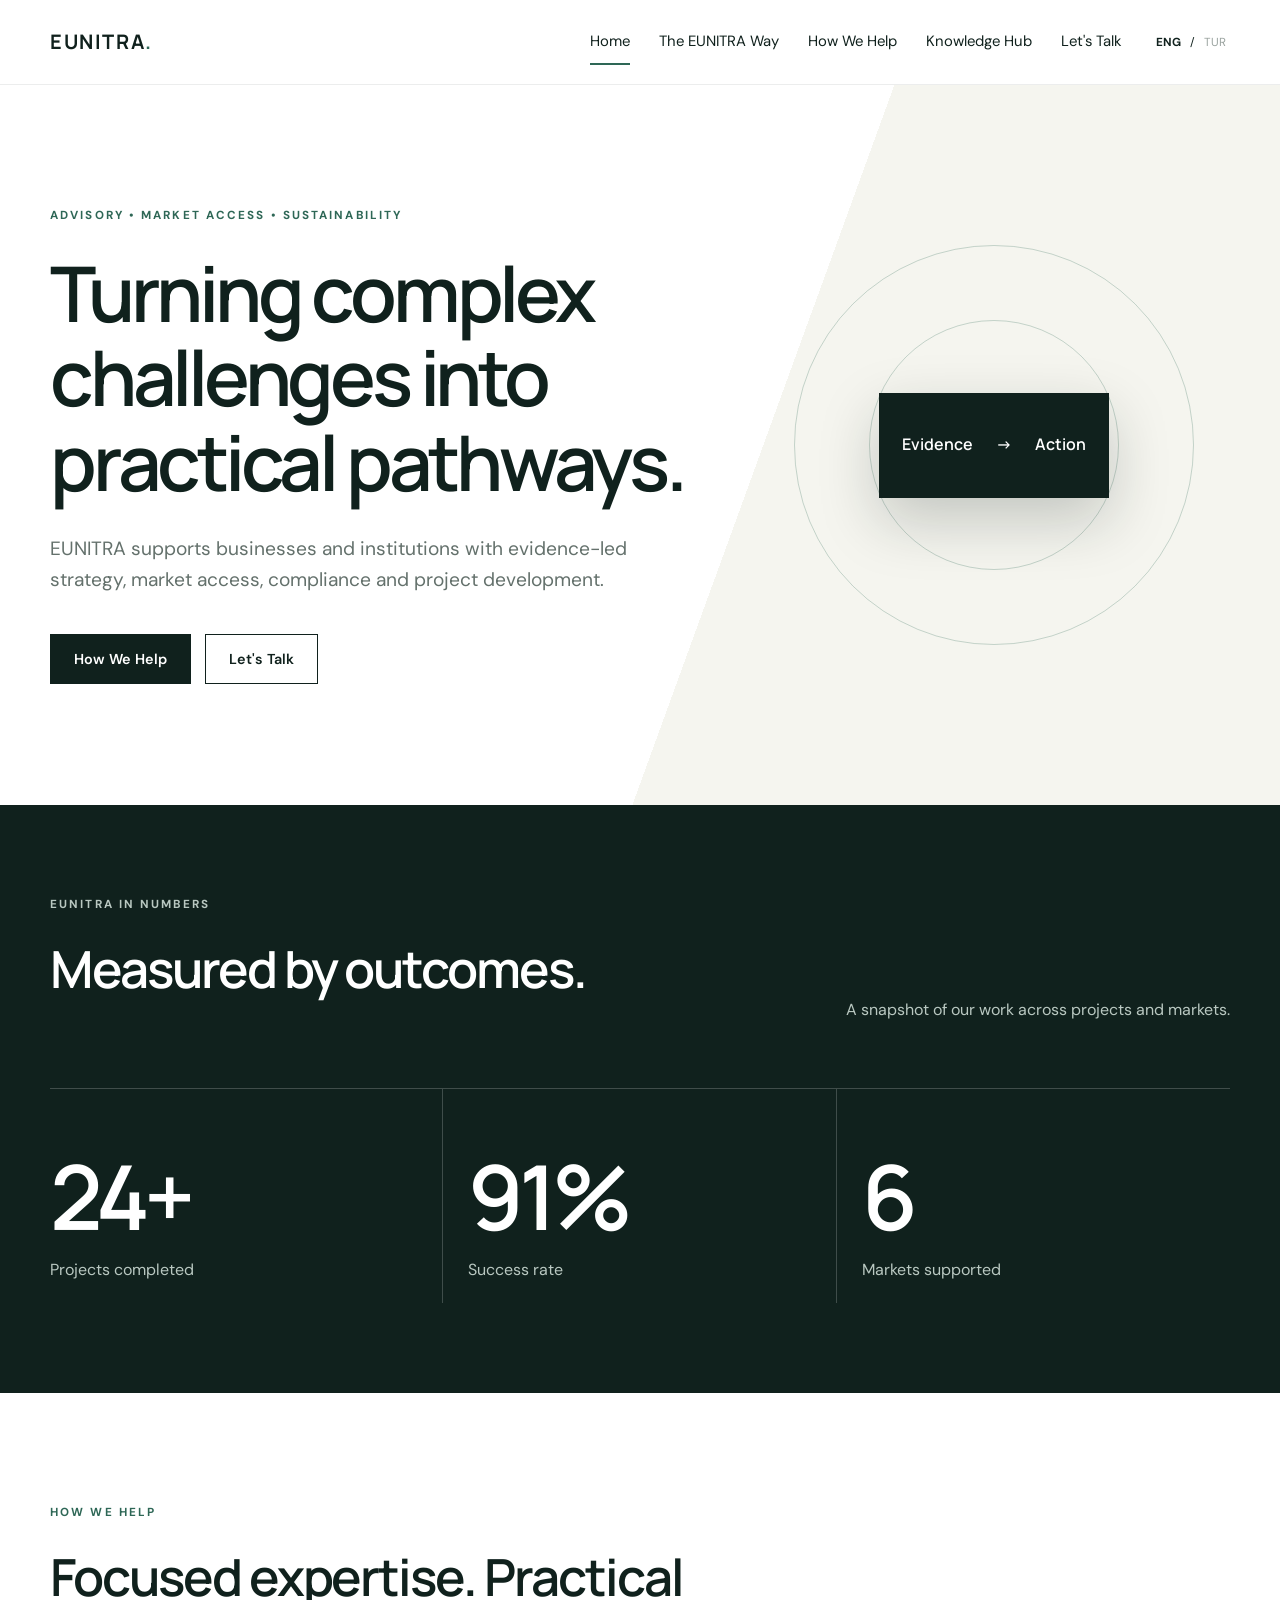
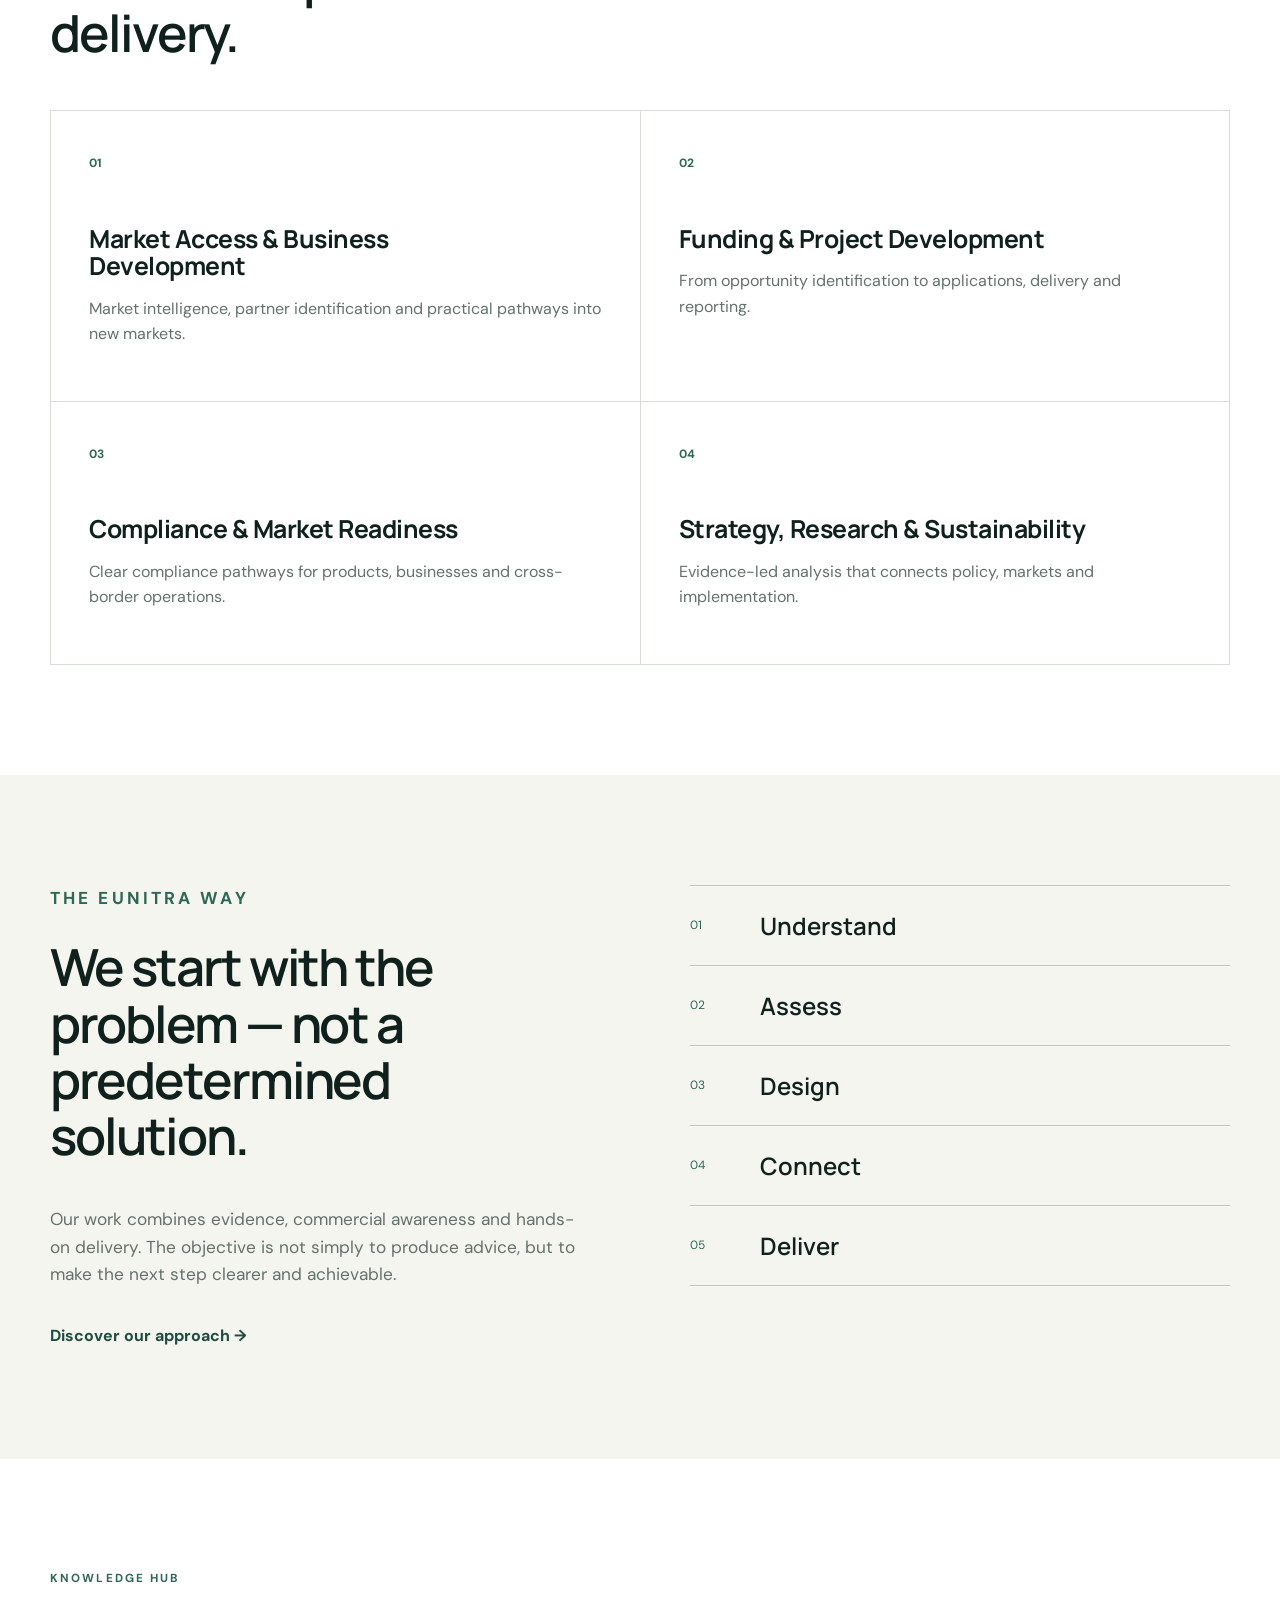
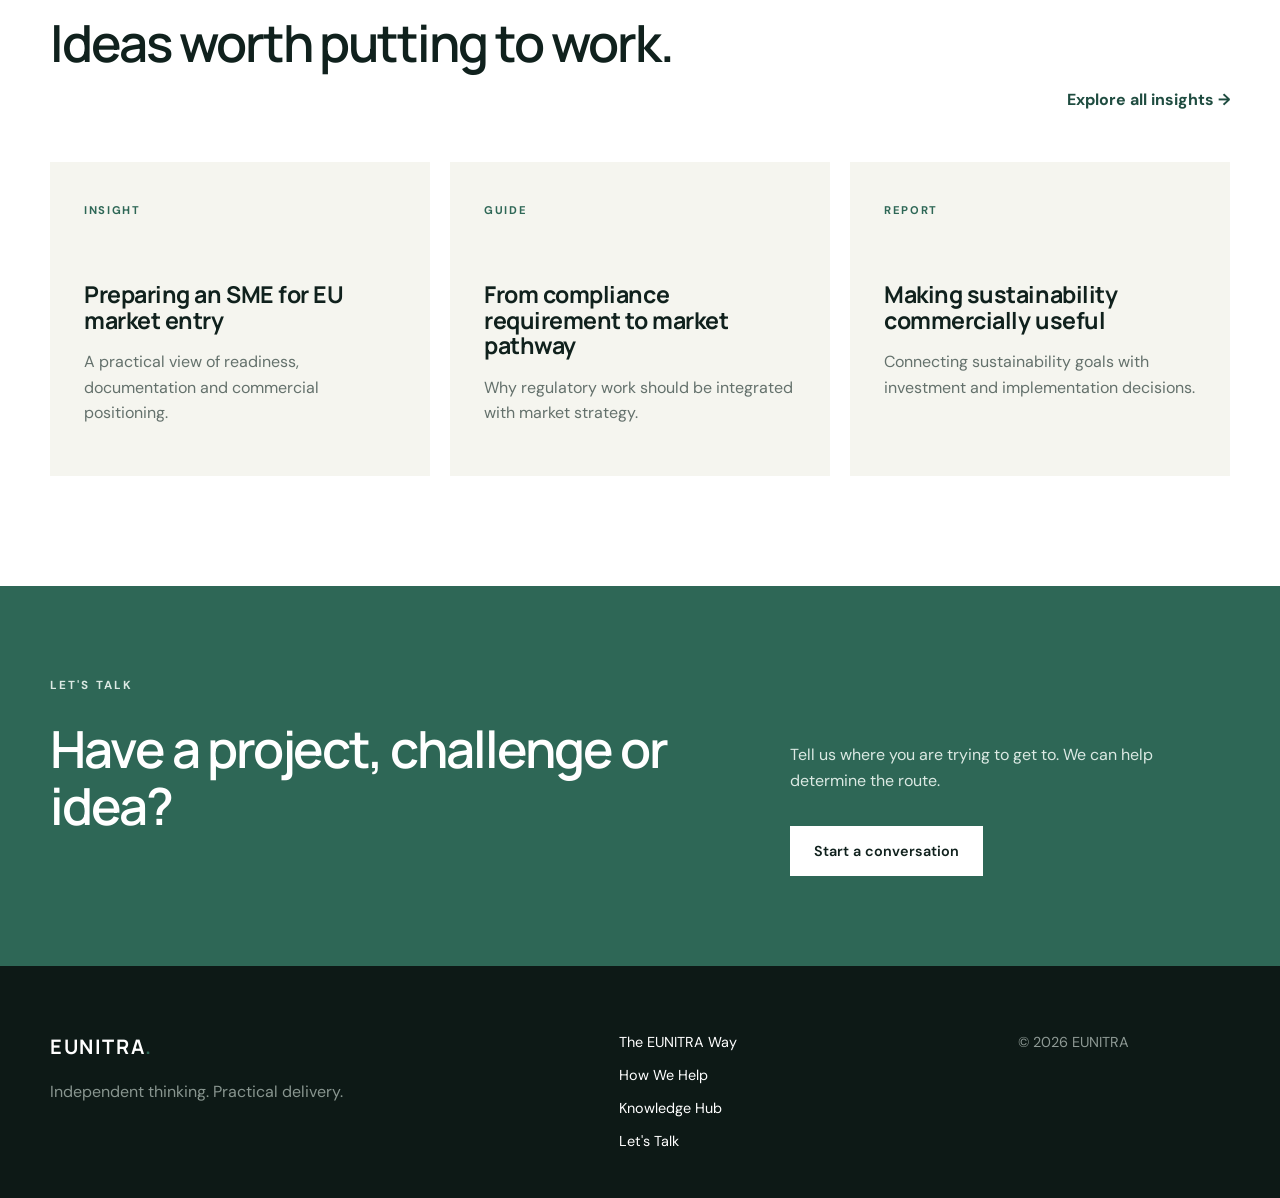
<file: index.html>
<!DOCTYPE html>
<html lang="en">
<head>
  <meta charset="UTF-8" />
  <meta name="viewport" content="width=device-width, initial-scale=1.0" />
  <meta name="description" content="EUNITRA — practical advisory for market access, funding, compliance and sustainable growth." />
  <title>EUNITRA | Home</title>
  <link rel="preconnect" href="https://fonts.googleapis.com">
  <link rel="preconnect" href="https://fonts.gstatic.com" crossorigin>
  <link href="https://fonts.googleapis.com/css2?family=DM+Sans:wght@400;500;600;700&family=Manrope:wght@500;600;700&display=swap" rel="stylesheet">
  <link rel="stylesheet" href="css/styles.css" />
</head>
<body>
  <header class="site-header">
    <div class="container nav-wrap">
      <a class="brand" href="index.html" aria-label="EUNITRA home">EUNITRA<span>.</span></a>
      <button class="menu-toggle" aria-label="Open navigation" aria-expanded="false">☰</button>
      <nav class="main-nav" aria-label="Main navigation">
        <a class="active" href="index.html" data-en="Home" data-tr="Ana Sayfa">Home</a>
        <a href="eunitra-way.html" data-en="The EUNITRA Way" data-tr="EUNITRA Yaklaşımı">The EUNITRA Way</a>
        <a href="how-we-help.html" data-en="How We Help" data-tr="Nasıl Destek Oluyoruz">How We Help</a>
        <a href="knowledge-hub.html" data-en="Knowledge Hub" data-tr="Bilgi Merkezi">Knowledge Hub</a>
        <a href="lets-talk.html" data-en="Let's Talk" data-tr="Görüşelim">Let's Talk</a>
      </nav>
      <div class="language-switch" aria-label="Language selector">
        <button data-lang="en" class="lang-btn active">ENG</button><span>/</span><button data-lang="tr" class="lang-btn">TUR</button>
      </div>
    </div>
  </header>

  <main>
    <section class="hero section-pad">
      <div class="container hero-grid">
        <div class="hero-copy">
          <p class="eyebrow" data-en="ADVISORY • MARKET ACCESS • SUSTAINABILITY" data-tr="DANIŞMANLIK • PAZARA ERİŞİM • SÜRDÜRÜLEBİLİRLİK">ADVISORY • MARKET ACCESS • SUSTAINABILITY</p>
          <h1 data-en="Turning complex challenges into practical pathways." data-tr="Karmaşık sorunları uygulanabilir yol haritalarına dönüştürüyoruz.">Turning complex challenges into practical pathways.</h1>
          <p class="hero-text" data-en="EUNITRA supports businesses and institutions with evidence-led strategy, market access, compliance and project development." data-tr="EUNITRA; işletmeleri ve kurumları kanıta dayalı strateji, pazara erişim, uyum ve proje geliştirme alanlarında destekler.">EUNITRA supports businesses and institutions with evidence-led strategy, market access, compliance and project development.</p>
          <div class="hero-actions">
            <a class="btn btn-primary" href="how-we-help.html" data-en="How We Help" data-tr="Nasıl Destek Oluyoruz">How We Help</a>
            <a class="btn btn-secondary" href="lets-talk.html" data-en="Let's Talk" data-tr="Görüşelim">Let's Talk</a>
          </div>
        </div>
        <div class="hero-panel" aria-hidden="true">
          <div class="hero-orbit hero-orbit-one"></div>
          <div class="hero-orbit hero-orbit-two"></div>
          <div class="hero-card">
            <span data-en="Evidence" data-tr="Kanıt">Evidence</span>
            <span>→</span>
            <span data-en="Action" data-tr="Uygulama">Action</span>
          </div>
        </div>
      </div>
    </section>

    <section class="numbers-section">
      <div class="container">
        <div class="section-heading split-heading">
          <div>
            <p class="eyebrow" data-en="EUNITRA IN NUMBERS" data-tr="RAKAMLARLA EUNITRA">EUNITRA IN NUMBERS</p>
            <h2 data-en="Measured by outcomes." data-tr="Sonuçlarla ölçülen etki.">Measured by outcomes.</h2>
          </div>
          <p data-en="A snapshot of our work across projects and markets." data-tr="Projelerimiz ve pazar çalışmalarımızdan kısa bir görünüm.">A snapshot of our work across projects and markets.</p>
        </div>
        <div class="stats-grid">
          <article class="stat-card">
            <strong id="projectsCompleted">24+</strong>
            <span data-en="Projects completed" data-tr="Tamamlanan proje">Projects completed</span>
          </article>
          <article class="stat-card">
            <strong id="successRate">91%</strong>
            <span data-en="Success rate" data-tr="Başarı oranı">Success rate</span>
          </article>
          <article class="stat-card optional-stat">
            <strong id="marketsSupported">6</strong>
            <span data-en="Markets supported" data-tr="Desteklenen pazar">Markets supported</span>
          </article>
        </div>
      </div>
    </section>

    <section class="section-pad">
      <div class="container">
        <div class="section-heading">
          <p class="eyebrow" data-en="HOW WE HELP" data-tr="NASIL DESTEK OLUYORUZ">HOW WE HELP</p>
          <h2 data-en="Focused expertise. Practical delivery." data-tr="Odaklı uzmanlık. Uygulanabilir sonuçlar.">Focused expertise. Practical delivery.</h2>
        </div>
        <div class="service-grid">
          <a class="service-card" href="how-we-help.html#market-access">
            <span class="service-no">01</span>
            <h3 data-en="Market Access & Business Development" data-tr="Pazara Erişim ve İş Geliştirme">Market Access & Business Development</h3>
            <p data-en="Market intelligence, partner identification and practical pathways into new markets." data-tr="Pazar istihbaratı, iş ortağı belirleme ve yeni pazarlara giriş için uygulanabilir yol haritaları.">Market intelligence, partner identification and practical pathways into new markets.</p>
          </a>
          <a class="service-card" href="how-we-help.html#funding">
            <span class="service-no">02</span>
            <h3 data-en="Funding & Project Development" data-tr="Finansman ve Proje Geliştirme">Funding & Project Development</h3>
            <p data-en="From opportunity identification to applications, delivery and reporting." data-tr="Fırsatların belirlenmesinden başvuru, uygulama ve raporlamaya kadar uçtan uca destek.">From opportunity identification to applications, delivery and reporting.</p>
          </a>
          <a class="service-card" href="how-we-help.html#compliance">
            <span class="service-no">03</span>
            <h3 data-en="Compliance & Market Readiness" data-tr="Uyum ve Pazara Hazırlık">Compliance & Market Readiness</h3>
            <p data-en="Clear compliance pathways for products, businesses and cross-border operations." data-tr="Ürünler, işletmeler ve sınır ötesi faaliyetler için net uyum yol haritaları.">Clear compliance pathways for products, businesses and cross-border operations.</p>
          </a>
          <a class="service-card" href="how-we-help.html#strategy">
            <span class="service-no">04</span>
            <h3 data-en="Strategy, Research & Sustainability" data-tr="Strateji, Araştırma ve Sürdürülebilirlik">Strategy, Research & Sustainability</h3>
            <p data-en="Evidence-led analysis that connects policy, markets and implementation." data-tr="Politika, pazar ve uygulamayı bir araya getiren kanıta dayalı analiz.">Evidence-led analysis that connects policy, markets and implementation.</p>
          </a>
        </div>
      </div>
    </section>

    <section class="way-preview section-pad">
      <div class="container way-grid">
        <div>
          <p class="eyebrow" data-en="THE EUNITRA WAY" data-tr="EUNITRA YAKLAŞIMI">THE EUNITRA WAY</p>
          <h2 data-en="We start with the problem — not a predetermined solution." data-tr="Hazır bir çözümle değil, sorunu anlayarak başlarız.">We start with the problem — not a predetermined solution.</h2>
          <p data-en="Our work combines evidence, commercial awareness and hands-on delivery. The objective is not simply to produce advice, but to make the next step clearer and achievable." data-tr="Çalışmalarımız kanıtı, ticari bakış açısını ve uygulamayı bir araya getirir. Amacımız yalnızca tavsiye üretmek değil, bir sonraki adımı daha net ve uygulanabilir hale getirmektir.">Our work combines evidence, commercial awareness and hands-on delivery. The objective is not simply to produce advice, but to make the next step clearer and achievable.</p>
          <a class="text-link" href="eunitra-way.html" data-en="Discover our approach →" data-tr="Yaklaşımımızı keşfedin →">Discover our approach →</a>
        </div>
        <ol class="process-list">
          <li><span>01</span><strong data-en="Understand" data-tr="Anla">Understand</strong></li>
          <li><span>02</span><strong data-en="Assess" data-tr="Değerlendir">Assess</strong></li>
          <li><span>03</span><strong data-en="Design" data-tr="Tasarla">Design</strong></li>
          <li><span>04</span><strong data-en="Connect" data-tr="Bağlantı Kur">Connect</strong></li>
          <li><span>05</span><strong data-en="Deliver" data-tr="Uygula">Deliver</strong></li>
        </ol>
      </div>
    </section>

    <section class="section-pad knowledge-preview">
      <div class="container">
        <div class="section-heading split-heading">
          <div>
            <p class="eyebrow" data-en="KNOWLEDGE HUB" data-tr="BİLGİ MERKEZİ">KNOWLEDGE HUB</p>
            <h2 data-en="Ideas worth putting to work." data-tr="Uygulamaya değer fikirler.">Ideas worth putting to work.</h2>
          </div>
          <a class="text-link" href="knowledge-hub.html" data-en="Explore all insights →" data-tr="Tüm içerikleri keşfedin →">Explore all insights →</a>
        </div>
        <div class="article-grid">
          <article class="article-card"><span>INSIGHT</span><h3 data-en="Preparing an SME for EU market entry" data-tr="Bir KOBİ'yi AB pazarına girişe hazırlamak">Preparing an SME for EU market entry</h3><p data-en="A practical view of readiness, documentation and commercial positioning." data-tr="Hazırlık, dokümantasyon ve ticari konumlandırmaya pratik bir bakış.">A practical view of readiness, documentation and commercial positioning.</p></article>
          <article class="article-card"><span>GUIDE</span><h3 data-en="From compliance requirement to market pathway" data-tr="Uyum gerekliliğinden pazar yol haritasına">From compliance requirement to market pathway</h3><p data-en="Why regulatory work should be integrated with market strategy." data-tr="Mevzuat çalışmalarının neden pazar stratejisiyle birlikte ele alınması gerektiği.">Why regulatory work should be integrated with market strategy.</p></article>
          <article class="article-card"><span>REPORT</span><h3 data-en="Making sustainability commercially useful" data-tr="Sürdürülebilirliği ticari değere dönüştürmek">Making sustainability commercially useful</h3><p data-en="Connecting sustainability goals with investment and implementation decisions." data-tr="Sürdürülebilirlik hedeflerini yatırım ve uygulama kararlarıyla ilişkilendirmek.">Connecting sustainability goals with investment and implementation decisions.</p></article>
        </div>
      </div>
    </section>

    <section class="cta-section">
      <div class="container cta-grid">
        <div>
          <p class="eyebrow light" data-en="LET'S TALK" data-tr="GÖRÜŞELİM">LET'S TALK</p>
          <h2 data-en="Have a project, challenge or idea?" data-tr="Bir projeniz, sorununuz veya fikriniz mi var?">Have a project, challenge or idea?</h2>
        </div>
        <div>
          <p data-en="Tell us where you are trying to get to. We can help determine the route." data-tr="Bize ulaşmak istediğiniz noktayı anlatın. En uygun yolu birlikte belirleyelim.">Tell us where you are trying to get to. We can help determine the route.</p>
          <a class="btn btn-light" href="lets-talk.html" data-en="Start a conversation" data-tr="İletişime geçin">Start a conversation</a>
        </div>
      </div>
    </section>
  </main>

  <footer class="site-footer">
    <div class="container footer-grid">
      <div><a class="brand footer-brand" href="index.html">EUNITRA<span>.</span></a><p data-en="Independent thinking. Practical delivery." data-tr="Bağımsız düşünce. Uygulanabilir sonuçlar.">Independent thinking. Practical delivery.</p></div>
      <div class="footer-links"><a href="eunitra-way.html" data-en="The EUNITRA Way" data-tr="EUNITRA Yaklaşımı">The EUNITRA Way</a><a href="how-we-help.html" data-en="How We Help" data-tr="Nasıl Destek Oluyoruz">How We Help</a><a href="knowledge-hub.html" data-en="Knowledge Hub" data-tr="Bilgi Merkezi">Knowledge Hub</a><a href="lets-talk.html" data-en="Let's Talk" data-tr="Görüşelim">Let's Talk</a></div>
      <div class="footer-meta"><span>© <span id="year"></span> EUNITRA</span></div>
    </div>
  </footer>
  <script src="js/config.js"></script>
  <script src="js/app.js"></script>
</body>
</html>
</file>
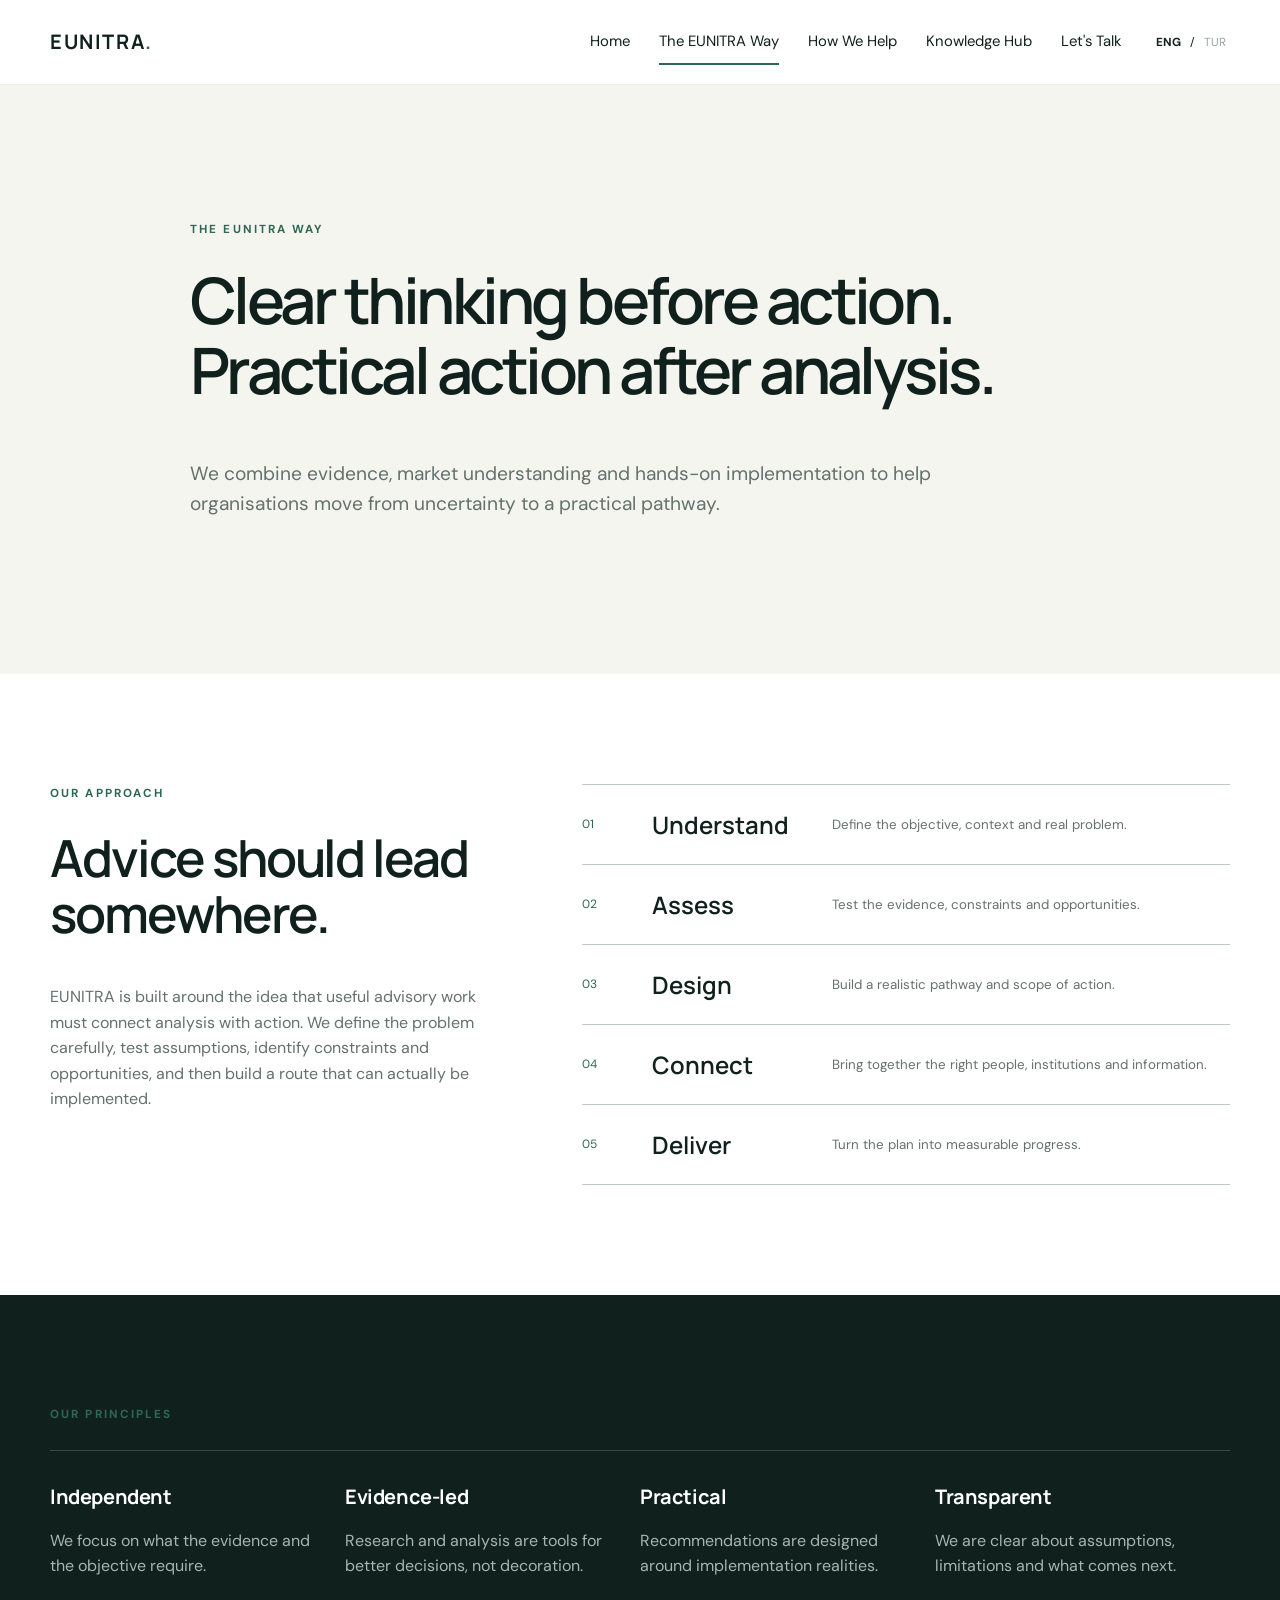
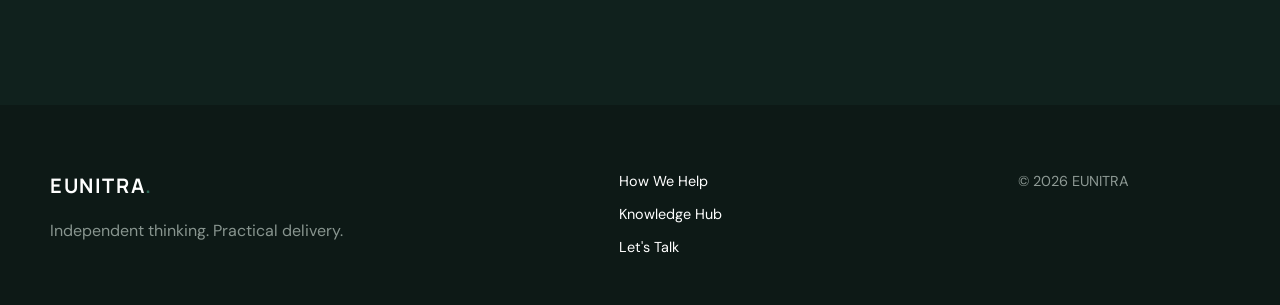
<file: eunitra-way.html>
<!DOCTYPE html><html lang="en"><head><meta charset="UTF-8"><meta name="viewport" content="width=device-width,initial-scale=1"><title>EUNITRA | The EUNITRA Way</title><link rel="preconnect" href="https://fonts.googleapis.com"><link rel="preconnect" href="https://fonts.gstatic.com" crossorigin><link href="https://fonts.googleapis.com/css2?family=DM+Sans:wght@400;500;600;700&family=Manrope:wght@500;600;700&display=swap" rel="stylesheet"><link rel="stylesheet" href="css/styles.css"></head><body>
<header class="site-header"><div class="container nav-wrap"><a class="brand" href="index.html">EUNITRA<span>.</span></a><button class="menu-toggle" aria-label="Open navigation">☰</button><nav class="main-nav"><a href="index.html" data-en="Home" data-tr="Ana Sayfa">Home</a><a class="active" href="eunitra-way.html" data-en="The EUNITRA Way" data-tr="EUNITRA Yaklaşımı">The EUNITRA Way</a><a href="how-we-help.html" data-en="How We Help" data-tr="Nasıl Destek Oluyoruz">How We Help</a><a href="knowledge-hub.html" data-en="Knowledge Hub" data-tr="Bilgi Merkezi">Knowledge Hub</a><a href="lets-talk.html" data-en="Let's Talk" data-tr="Görüşelim">Let's Talk</a></nav><div class="language-switch"><button data-lang="en" class="lang-btn active">ENG</button><span>/</span><button data-lang="tr" class="lang-btn">TUR</button></div></div></header>
<main><section class="page-hero section-pad"><div class="container narrow"><p class="eyebrow" data-en="THE EUNITRA WAY" data-tr="EUNITRA YAKLAŞIMI">THE EUNITRA WAY</p><h1 data-en="Clear thinking before action. Practical action after analysis." data-tr="Uygulamadan önce net düşünce. Analizden sonra somut adım.">Clear thinking before action. Practical action after analysis.</h1><p data-en="We combine evidence, market understanding and hands-on implementation to help organisations move from uncertainty to a practical pathway." data-tr="Kurumların belirsizlikten uygulanabilir bir yol haritasına geçmesine yardımcı olmak için kanıtı, pazar bilgisini ve uygulamayı birleştiriyoruz.">We combine evidence, market understanding and hands-on implementation to help organisations move from uncertainty to a practical pathway.</p></div></section>
<section class="section-pad"><div class="container way-detail-grid"><div><p class="eyebrow" data-en="OUR APPROACH" data-tr="YAKLAŞIMIMIZ">OUR APPROACH</p><h2 data-en="Advice should lead somewhere." data-tr="Danışmanlık bir sonuca ulaşmalıdır.">Advice should lead somewhere.</h2><p data-en="EUNITRA is built around the idea that useful advisory work must connect analysis with action. We define the problem carefully, test assumptions, identify constraints and opportunities, and then build a route that can actually be implemented." data-tr="EUNITRA, faydalı danışmanlığın analiz ile uygulamayı birbirine bağlaması gerektiği fikri üzerine kuruludur. Sorunu dikkatle tanımlar, varsayımları test eder, kısıtları ve fırsatları belirler ve uygulanabilir bir yol haritası oluşturur.">EUNITRA is built around the idea that useful advisory work must connect analysis with action.</p></div><ol class="process-list process-large"><li><span>01</span><strong data-en="Understand" data-tr="Anla">Understand</strong><small data-en="Define the objective, context and real problem." data-tr="Hedefi, bağlamı ve gerçek sorunu tanımla.">Define the objective, context and real problem.</small></li><li><span>02</span><strong data-en="Assess" data-tr="Değerlendir">Assess</strong><small data-en="Test the evidence, constraints and opportunities." data-tr="Kanıtları, kısıtları ve fırsatları değerlendir.">Test the evidence, constraints and opportunities.</small></li><li><span>03</span><strong data-en="Design" data-tr="Tasarla">Design</strong><small data-en="Build a realistic pathway and scope of action." data-tr="Gerçekçi bir yol haritası ve çalışma kapsamı oluştur.">Build a realistic pathway and scope of action.</small></li><li><span>04</span><strong data-en="Connect" data-tr="Bağlantı Kur">Connect</strong><small data-en="Bring together the right people, institutions and information." data-tr="Doğru kişi, kurum ve bilgileri bir araya getir.">Bring together the right people, institutions and information.</small></li><li><span>05</span><strong data-en="Deliver" data-tr="Uygula">Deliver</strong><small data-en="Turn the plan into measurable progress." data-tr="Planı ölçülebilir ilerlemeye dönüştür.">Turn the plan into measurable progress.</small></li></ol></div></section>
<section class="principles-section section-pad"><div class="container"><p class="eyebrow" data-en="OUR PRINCIPLES" data-tr="İLKELERİMİZ">OUR PRINCIPLES</p><div class="principles-grid"><article><h3 data-en="Independent" data-tr="Bağımsız">Independent</h3><p data-en="We focus on what the evidence and the objective require." data-tr="Kanıtların ve hedefin gerektirdiği çözüme odaklanırız.">We focus on what the evidence and the objective require.</p></article><article><h3 data-en="Evidence-led" data-tr="Kanıta Dayalı">Evidence-led</h3><p data-en="Research and analysis are tools for better decisions, not decoration." data-tr="Araştırma ve analiz, süs değil daha iyi kararlar için araçtır.">Research and analysis are tools for better decisions, not decoration.</p></article><article><h3 data-en="Practical" data-tr="Uygulanabilir">Practical</h3><p data-en="Recommendations are designed around implementation realities." data-tr="Öneriler uygulamadaki gerçekler dikkate alınarak tasarlanır.">Recommendations are designed around implementation realities.</p></article><article><h3 data-en="Transparent" data-tr="Şeffaf">Transparent</h3><p data-en="We are clear about assumptions, limitations and what comes next." data-tr="Varsayımlar, sınırlamalar ve sonraki adımlar konusunda netiz.">We are clear about assumptions, limitations and what comes next.</p></article></div></div></section></main>
<footer class="site-footer"><div class="container footer-grid"><div><a class="brand footer-brand" href="index.html">EUNITRA<span>.</span></a><p data-en="Independent thinking. Practical delivery." data-tr="Bağımsız düşünce. Uygulanabilir sonuçlar.">Independent thinking. Practical delivery.</p></div><div class="footer-links"><a href="how-we-help.html" data-en="How We Help" data-tr="Nasıl Destek Oluyoruz">How We Help</a><a href="knowledge-hub.html" data-en="Knowledge Hub" data-tr="Bilgi Merkezi">Knowledge Hub</a><a href="lets-talk.html" data-en="Let's Talk" data-tr="Görüşelim">Let's Talk</a></div><div class="footer-meta"><span>© <span id="year"></span> EUNITRA</span></div></div></footer><script src="js/config.js"></script>
  <script src="js/app.js"></script></body></html>
</file>
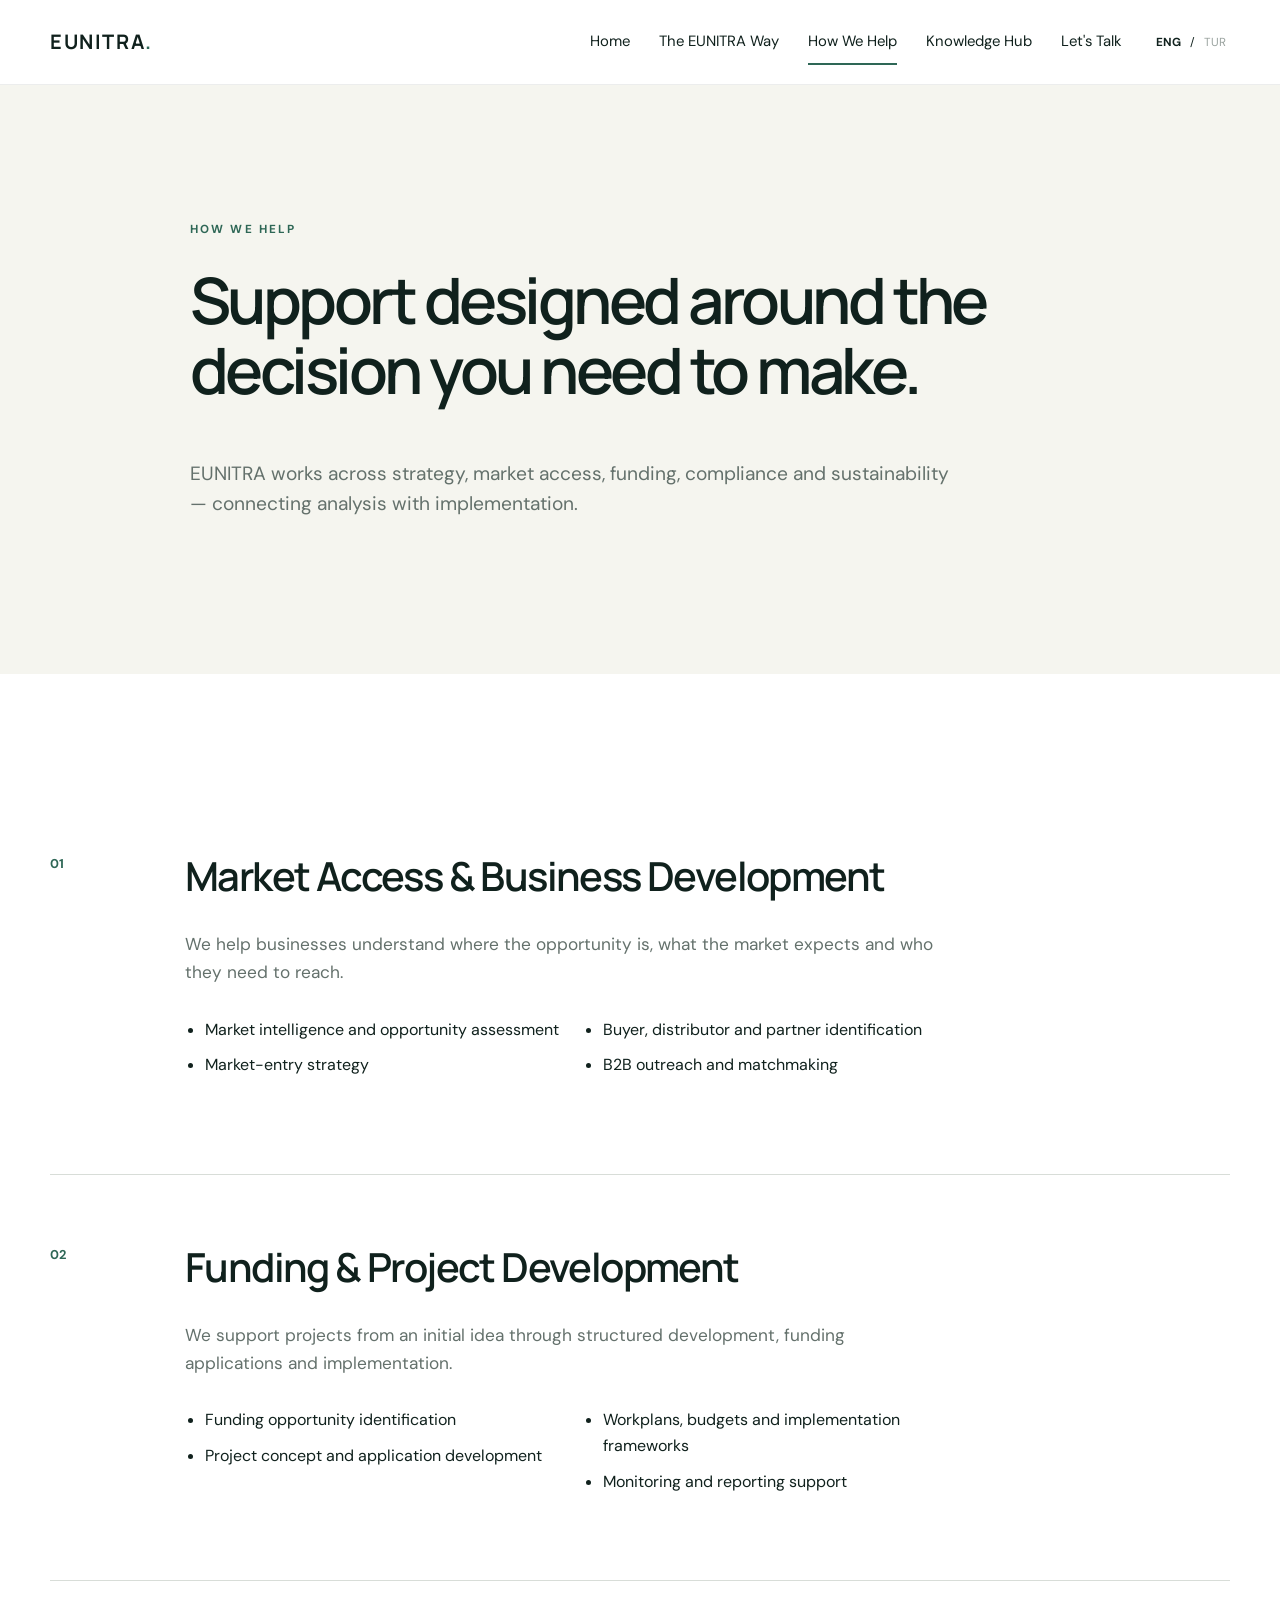
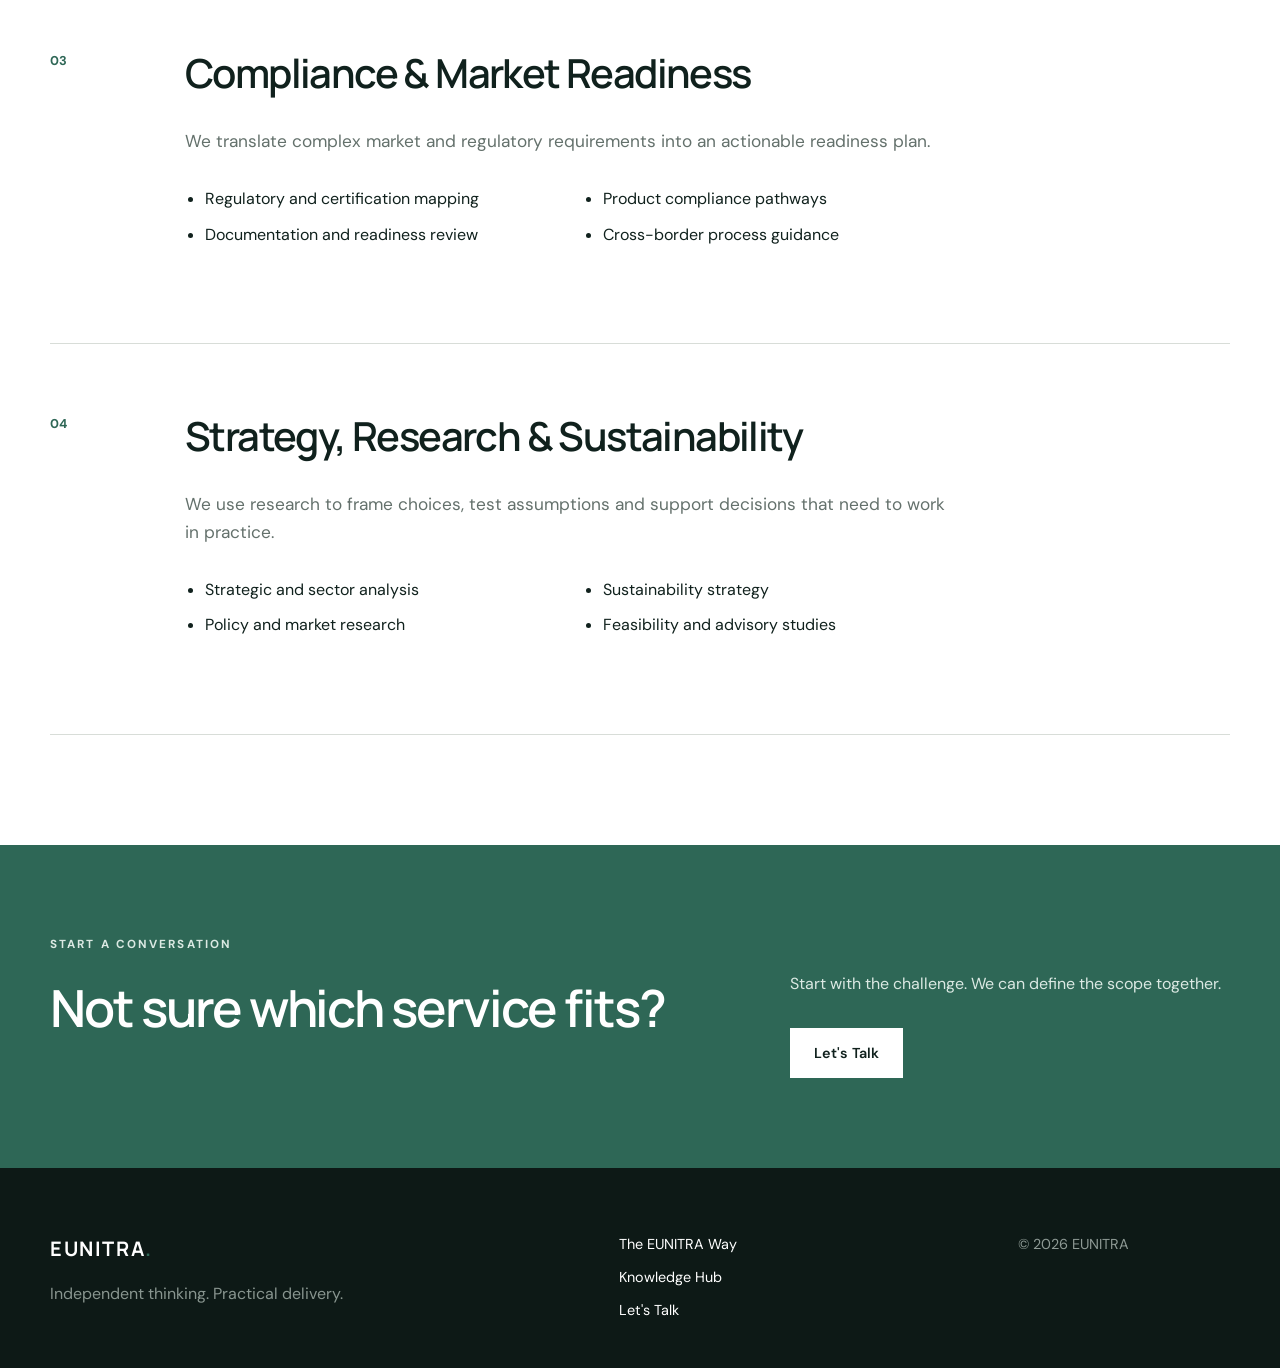
<file: how-we-help.html>
<!DOCTYPE html><html lang="en"><head><meta charset="UTF-8"><meta name="viewport" content="width=device-width,initial-scale=1"><title>EUNITRA | How We Help</title><link rel="preconnect" href="https://fonts.googleapis.com"><link rel="preconnect" href="https://fonts.gstatic.com" crossorigin><link href="https://fonts.googleapis.com/css2?family=DM+Sans:wght@400;500;600;700&family=Manrope:wght@500;600;700&display=swap" rel="stylesheet"><link rel="stylesheet" href="css/styles.css"></head><body>
<header class="site-header"><div class="container nav-wrap"><a class="brand" href="index.html">EUNITRA<span>.</span></a><button class="menu-toggle" aria-label="Open navigation">☰</button><nav class="main-nav"><a href="index.html" data-en="Home" data-tr="Ana Sayfa">Home</a><a href="eunitra-way.html" data-en="The EUNITRA Way" data-tr="EUNITRA Yaklaşımı">The EUNITRA Way</a><a class="active" href="how-we-help.html" data-en="How We Help" data-tr="Nasıl Destek Oluyoruz">How We Help</a><a href="knowledge-hub.html" data-en="Knowledge Hub" data-tr="Bilgi Merkezi">Knowledge Hub</a><a href="lets-talk.html" data-en="Let's Talk" data-tr="Görüşelim">Let's Talk</a></nav><div class="language-switch"><button data-lang="en" class="lang-btn active">ENG</button><span>/</span><button data-lang="tr" class="lang-btn">TUR</button></div></div></header>
<main><section class="page-hero section-pad"><div class="container narrow"><p class="eyebrow" data-en="HOW WE HELP" data-tr="NASIL DESTEK OLUYORUZ">HOW WE HELP</p><h1 data-en="Support designed around the decision you need to make." data-tr="Vermeniz gereken karara göre tasarlanmış destek.">Support designed around the decision you need to make.</h1><p data-en="EUNITRA works across strategy, market access, funding, compliance and sustainability — connecting analysis with implementation." data-tr="EUNITRA; strateji, pazara erişim, finansman, uyum ve sürdürülebilirlik alanlarında analiz ile uygulamayı bir araya getirir.">EUNITRA works across strategy, market access, funding, compliance and sustainability.</p></div></section>
<section class="section-pad service-detail"><div class="container"><article id="market-access" class="service-detail-row"><div class="service-number">01</div><div><h2 data-en="Market Access & Business Development" data-tr="Pazara Erişim ve İş Geliştirme">Market Access & Business Development</h2><p data-en="We help businesses understand where the opportunity is, what the market expects and who they need to reach." data-tr="İşletmelerin fırsatları, pazar beklentilerini ve ulaşmaları gereken doğru paydaşları anlamalarına yardımcı oluyoruz.">We help businesses understand where the opportunity is, what the market expects and who they need to reach.</p><ul><li data-en="Market intelligence and opportunity assessment" data-tr="Pazar istihbaratı ve fırsat değerlendirmesi">Market intelligence and opportunity assessment</li><li data-en="Market-entry strategy" data-tr="Pazara giriş stratejisi">Market-entry strategy</li><li data-en="Buyer, distributor and partner identification" data-tr="Alıcı, distribütör ve iş ortağı belirleme">Buyer, distributor and partner identification</li><li data-en="B2B outreach and matchmaking" data-tr="B2B erişim ve eşleştirme">B2B outreach and matchmaking</li></ul></div></article>
<article id="funding" class="service-detail-row"><div class="service-number">02</div><div><h2 data-en="Funding & Project Development" data-tr="Finansman ve Proje Geliştirme">Funding & Project Development</h2><p data-en="We support projects from an initial idea through structured development, funding applications and implementation." data-tr="Projeleri ilk fikir aşamasından yapılandırılmış geliştirme, finansman başvuruları ve uygulamaya kadar destekliyoruz.">We support projects from an initial idea through structured development, funding applications and implementation.</p><ul><li data-en="Funding opportunity identification" data-tr="Finansman fırsatlarının belirlenmesi">Funding opportunity identification</li><li data-en="Project concept and application development" data-tr="Proje fikri ve başvuru geliştirme">Project concept and application development</li><li data-en="Workplans, budgets and implementation frameworks" data-tr="İş planları, bütçeler ve uygulama çerçeveleri">Workplans, budgets and implementation frameworks</li><li data-en="Monitoring and reporting support" data-tr="İzleme ve raporlama desteği">Monitoring and reporting support</li></ul></div></article>
<article id="compliance" class="service-detail-row"><div class="service-number">03</div><div><h2 data-en="Compliance & Market Readiness" data-tr="Uyum ve Pazara Hazırlık">Compliance & Market Readiness</h2><p data-en="We translate complex market and regulatory requirements into an actionable readiness plan." data-tr="Karmaşık pazar ve mevzuat gerekliliklerini uygulanabilir bir hazırlık planına dönüştürüyoruz.">We translate complex market and regulatory requirements into an actionable readiness plan.</p><ul><li data-en="Regulatory and certification mapping" data-tr="Mevzuat ve sertifikasyon haritalaması">Regulatory and certification mapping</li><li data-en="Documentation and readiness review" data-tr="Dokümantasyon ve hazırlık incelemesi">Documentation and readiness review</li><li data-en="Product compliance pathways" data-tr="Ürün uyum yol haritaları">Product compliance pathways</li><li data-en="Cross-border process guidance" data-tr="Sınır ötesi süreç rehberliği">Cross-border process guidance</li></ul></div></article>
<article id="strategy" class="service-detail-row"><div class="service-number">04</div><div><h2 data-en="Strategy, Research & Sustainability" data-tr="Strateji, Araştırma ve Sürdürülebilirlik">Strategy, Research & Sustainability</h2><p data-en="We use research to frame choices, test assumptions and support decisions that need to work in practice." data-tr="Seçenekleri netleştirmek, varsayımları test etmek ve uygulamada işe yarayacak kararları desteklemek için araştırmadan yararlanıyoruz.">We use research to frame choices, test assumptions and support decisions that need to work in practice.</p><ul><li data-en="Strategic and sector analysis" data-tr="Stratejik ve sektörel analiz">Strategic and sector analysis</li><li data-en="Policy and market research" data-tr="Politika ve pazar araştırması">Policy and market research</li><li data-en="Sustainability strategy" data-tr="Sürdürülebilirlik stratejisi">Sustainability strategy</li><li data-en="Feasibility and advisory studies" data-tr="Fizibilite ve danışmanlık çalışmaları">Feasibility and advisory studies</li></ul></div></article></div></section>
<section class="cta-section"><div class="container cta-grid"><div><p class="eyebrow light" data-en="START A CONVERSATION" data-tr="İLETİŞİME GEÇİN">START A CONVERSATION</p><h2 data-en="Not sure which service fits?" data-tr="Hangi hizmetin uygun olduğundan emin değil misiniz?">Not sure which service fits?</h2></div><div><p data-en="Start with the challenge. We can define the scope together." data-tr="Sorunla başlayın. Çalışma kapsamını birlikte belirleyebiliriz.">Start with the challenge. We can define the scope together.</p><a class="btn btn-light" href="lets-talk.html" data-en="Let's Talk" data-tr="Görüşelim">Let's Talk</a></div></div></section></main>
<footer class="site-footer"><div class="container footer-grid"><div><a class="brand footer-brand" href="index.html">EUNITRA<span>.</span></a><p data-en="Independent thinking. Practical delivery." data-tr="Bağımsız düşünce. Uygulanabilir sonuçlar.">Independent thinking. Practical delivery.</p></div><div class="footer-links"><a href="eunitra-way.html" data-en="The EUNITRA Way" data-tr="EUNITRA Yaklaşımı">The EUNITRA Way</a><a href="knowledge-hub.html" data-en="Knowledge Hub" data-tr="Bilgi Merkezi">Knowledge Hub</a><a href="lets-talk.html" data-en="Let's Talk" data-tr="Görüşelim">Let's Talk</a></div><div class="footer-meta"><span>© <span id="year"></span> EUNITRA</span></div></div></footer><script src="js/config.js"></script>
  <script src="js/app.js"></script></body></html>
</file>
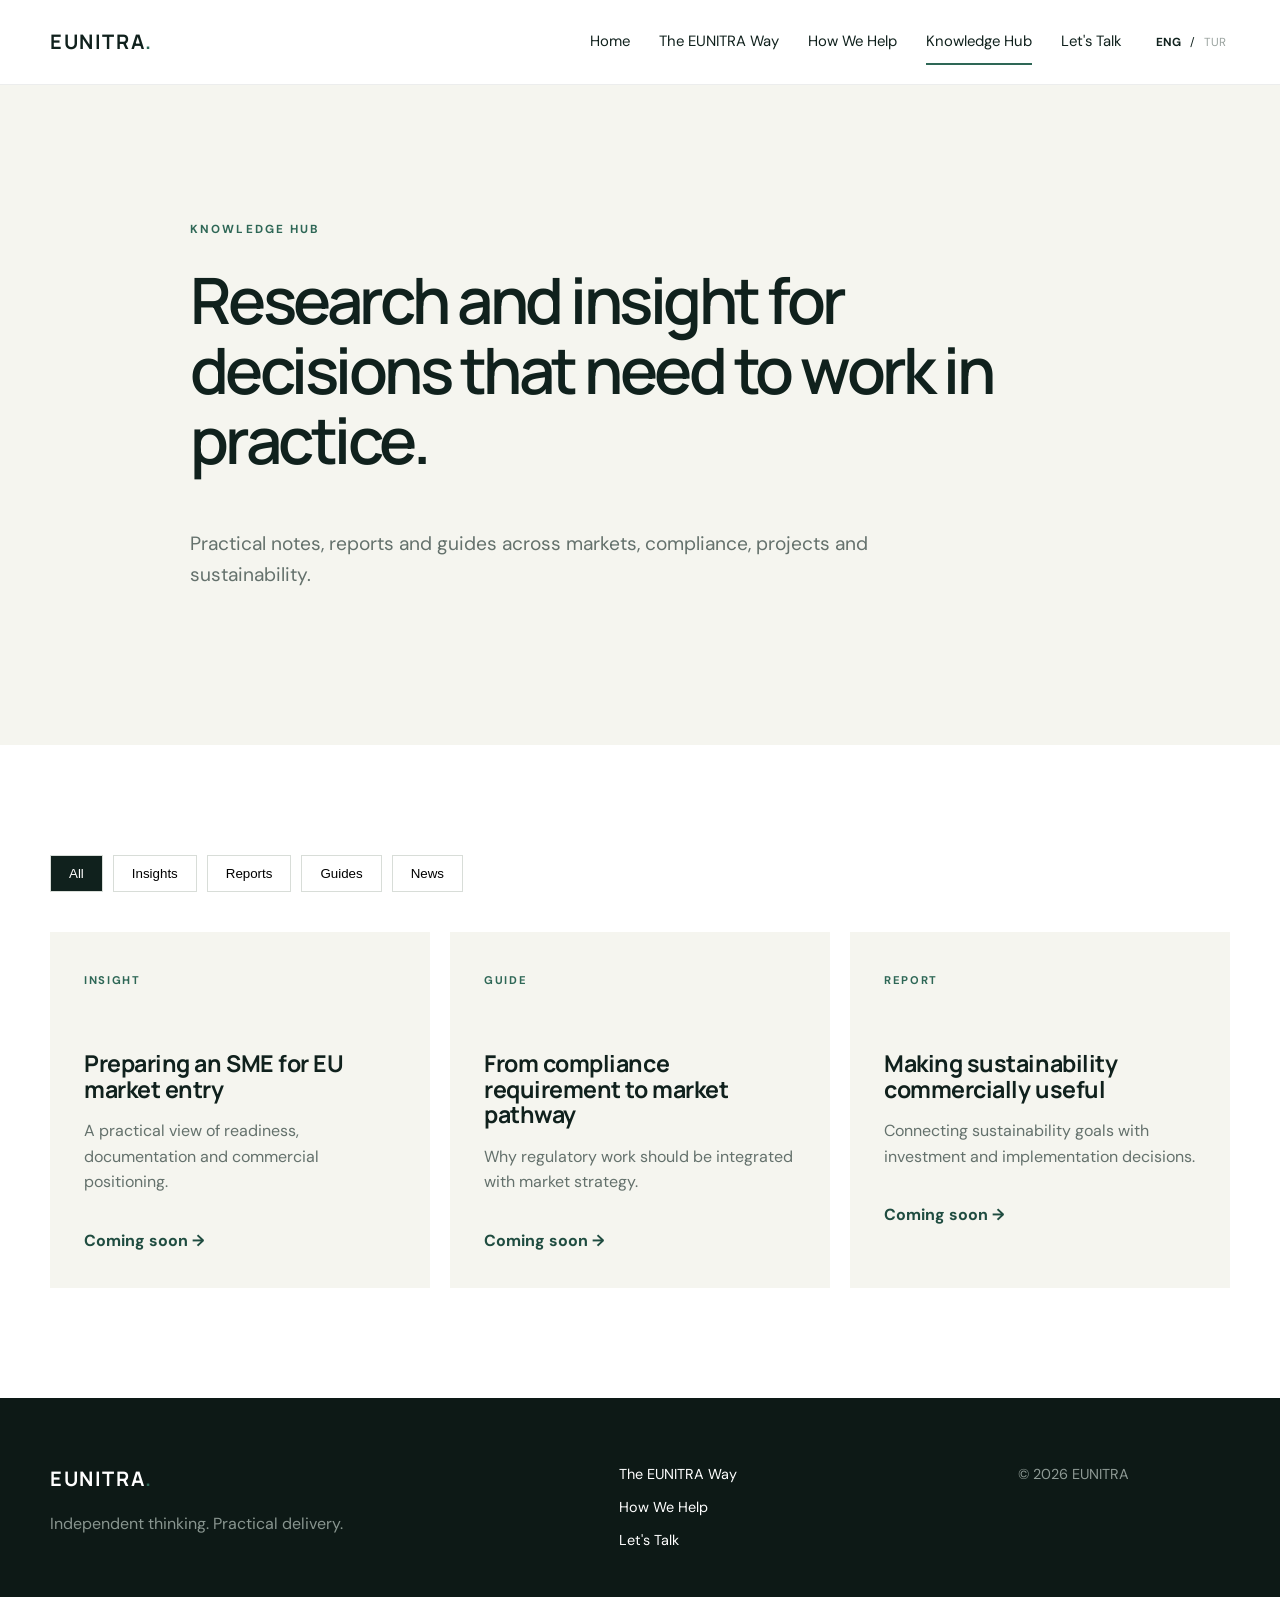
<file: knowledge-hub.html>
<!DOCTYPE html><html lang="en"><head><meta charset="UTF-8"><meta name="viewport" content="width=device-width,initial-scale=1"><title>EUNITRA | Knowledge Hub</title><link rel="preconnect" href="https://fonts.googleapis.com"><link rel="preconnect" href="https://fonts.gstatic.com" crossorigin><link href="https://fonts.googleapis.com/css2?family=DM+Sans:wght@400;500;600;700&family=Manrope:wght@500;600;700&display=swap" rel="stylesheet"><link rel="stylesheet" href="css/styles.css"></head><body>
<header class="site-header"><div class="container nav-wrap"><a class="brand" href="index.html">EUNITRA<span>.</span></a><button class="menu-toggle" aria-label="Open navigation">☰</button><nav class="main-nav"><a href="index.html" data-en="Home" data-tr="Ana Sayfa">Home</a><a href="eunitra-way.html" data-en="The EUNITRA Way" data-tr="EUNITRA Yaklaşımı">The EUNITRA Way</a><a href="how-we-help.html" data-en="How We Help" data-tr="Nasıl Destek Oluyoruz">How We Help</a><a class="active" href="knowledge-hub.html" data-en="Knowledge Hub" data-tr="Bilgi Merkezi">Knowledge Hub</a><a href="lets-talk.html" data-en="Let's Talk" data-tr="Görüşelim">Let's Talk</a></nav><div class="language-switch"><button data-lang="en" class="lang-btn active">ENG</button><span>/</span><button data-lang="tr" class="lang-btn">TUR</button></div></div></header>
<main><section class="page-hero section-pad"><div class="container narrow"><p class="eyebrow" data-en="KNOWLEDGE HUB" data-tr="BİLGİ MERKEZİ">KNOWLEDGE HUB</p><h1 data-en="Research and insight for decisions that need to work in practice." data-tr="Uygulamada işe yaraması gereken kararlar için araştırma ve içgörü.">Research and insight for decisions that need to work in practice.</h1><p data-en="Practical notes, reports and guides across markets, compliance, projects and sustainability." data-tr="Pazarlar, uyum, projeler ve sürdürülebilirlik üzerine pratik notlar, raporlar ve rehberler.">Practical notes, reports and guides across markets, compliance, projects and sustainability.</p></div></section>
<section class="section-pad"><div class="container"><div class="filters"><button class="filter active">All</button><button class="filter">Insights</button><button class="filter">Reports</button><button class="filter">Guides</button><button class="filter">News</button></div><div class="article-grid article-grid-large"><article class="article-card"><span>INSIGHT</span><h3 data-en="Preparing an SME for EU market entry" data-tr="Bir KOBİ'yi AB pazarına girişe hazırlamak">Preparing an SME for EU market entry</h3><p data-en="A practical view of readiness, documentation and commercial positioning." data-tr="Hazırlık, dokümantasyon ve ticari konumlandırmaya pratik bir bakış.">A practical view of readiness, documentation and commercial positioning.</p><a href="#" class="text-link" data-en="Coming soon →" data-tr="Yakında →">Coming soon →</a></article><article class="article-card"><span>GUIDE</span><h3 data-en="From compliance requirement to market pathway" data-tr="Uyum gerekliliğinden pazar yol haritasına">From compliance requirement to market pathway</h3><p data-en="Why regulatory work should be integrated with market strategy." data-tr="Mevzuat çalışmalarının neden pazar stratejisiyle birlikte ele alınması gerektiği.">Why regulatory work should be integrated with market strategy.</p><a href="#" class="text-link" data-en="Coming soon →" data-tr="Yakında →">Coming soon →</a></article><article class="article-card"><span>REPORT</span><h3 data-en="Making sustainability commercially useful" data-tr="Sürdürülebilirliği ticari değere dönüştürmek">Making sustainability commercially useful</h3><p data-en="Connecting sustainability goals with investment and implementation decisions." data-tr="Sürdürülebilirlik hedeflerini yatırım ve uygulama kararlarıyla ilişkilendirmek.">Connecting sustainability goals with investment and implementation decisions.</p><a href="#" class="text-link" data-en="Coming soon →" data-tr="Yakında →">Coming soon →</a></article></div></div></section></main>
<footer class="site-footer"><div class="container footer-grid"><div><a class="brand footer-brand" href="index.html">EUNITRA<span>.</span></a><p data-en="Independent thinking. Practical delivery." data-tr="Bağımsız düşünce. Uygulanabilir sonuçlar.">Independent thinking. Practical delivery.</p></div><div class="footer-links"><a href="eunitra-way.html" data-en="The EUNITRA Way" data-tr="EUNITRA Yaklaşımı">The EUNITRA Way</a><a href="how-we-help.html" data-en="How We Help" data-tr="Nasıl Destek Oluyoruz">How We Help</a><a href="lets-talk.html" data-en="Let's Talk" data-tr="Görüşelim">Let's Talk</a></div><div class="footer-meta"><span>© <span id="year"></span> EUNITRA</span></div></div></footer><script src="js/config.js"></script>
  <script src="js/app.js"></script></body></html>
</file>
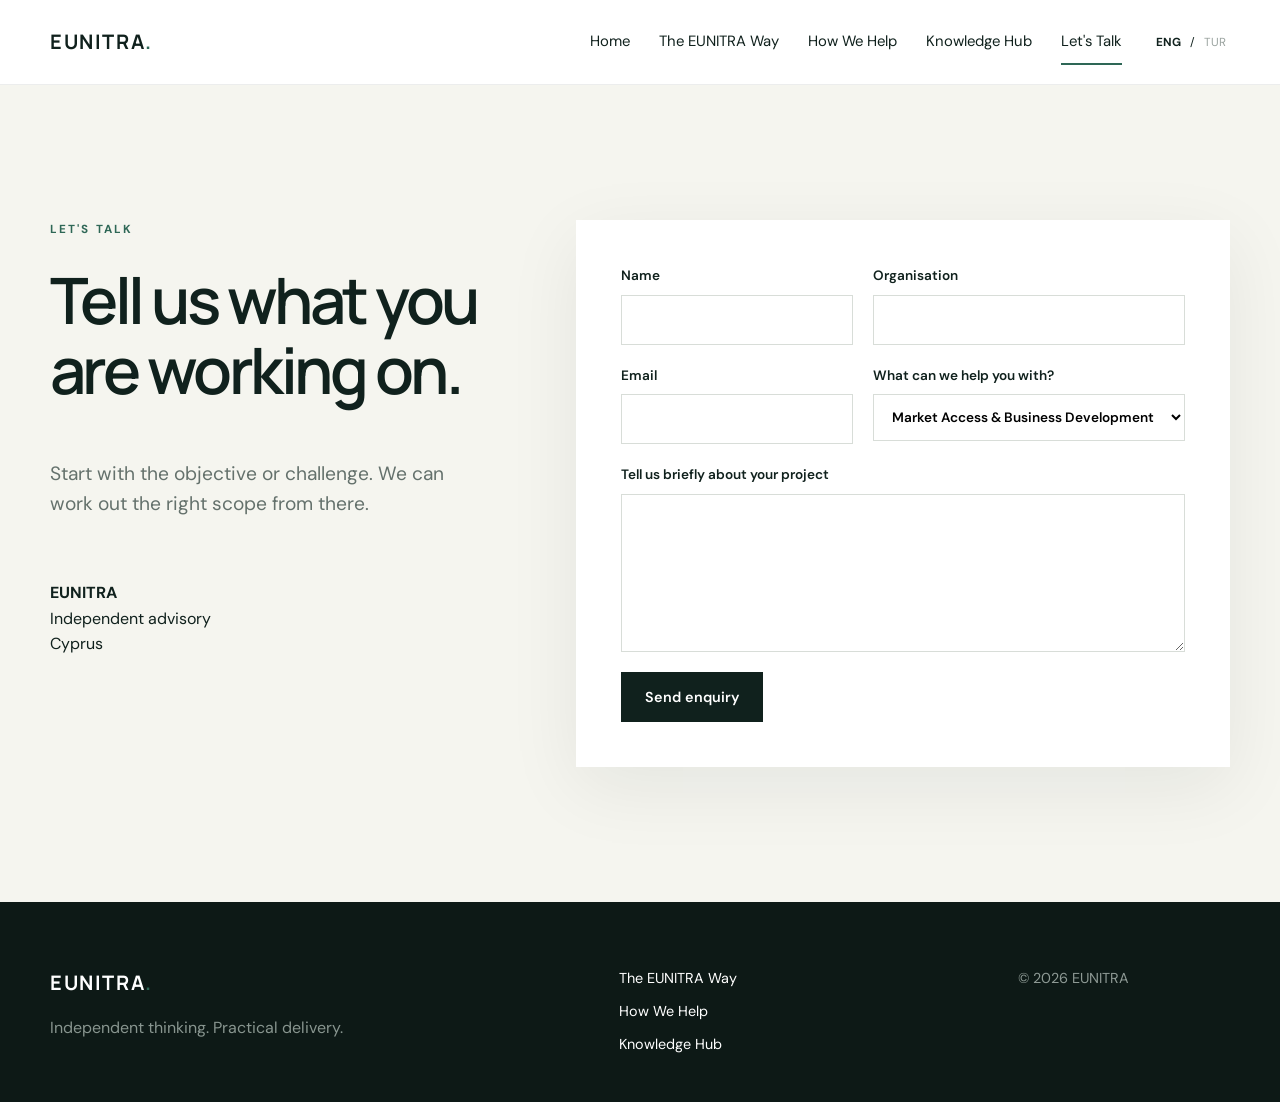
<file: lets-talk.html>
<!DOCTYPE html><html lang="en"><head><meta charset="UTF-8"><meta name="viewport" content="width=device-width,initial-scale=1"><title>EUNITRA | Let's Talk</title><link rel="preconnect" href="https://fonts.googleapis.com"><link rel="preconnect" href="https://fonts.gstatic.com" crossorigin><link href="https://fonts.googleapis.com/css2?family=DM+Sans:wght@400;500;600;700&family=Manrope:wght@500;600;700&display=swap" rel="stylesheet"><link rel="stylesheet" href="css/styles.css"></head><body>
<header class="site-header"><div class="container nav-wrap"><a class="brand" href="index.html">EUNITRA<span>.</span></a><button class="menu-toggle" aria-label="Open navigation">☰</button><nav class="main-nav"><a href="index.html" data-en="Home" data-tr="Ana Sayfa">Home</a><a href="eunitra-way.html" data-en="The EUNITRA Way" data-tr="EUNITRA Yaklaşımı">The EUNITRA Way</a><a href="how-we-help.html" data-en="How We Help" data-tr="Nasıl Destek Oluyoruz">How We Help</a><a href="knowledge-hub.html" data-en="Knowledge Hub" data-tr="Bilgi Merkezi">Knowledge Hub</a><a class="active" href="lets-talk.html" data-en="Let's Talk" data-tr="Görüşelim">Let's Talk</a></nav><div class="language-switch"><button data-lang="en" class="lang-btn active">ENG</button><span>/</span><button data-lang="tr" class="lang-btn">TUR</button></div></div></header>
<main><section class="page-hero contact-hero section-pad"><div class="container contact-grid"><div><p class="eyebrow" data-en="LET'S TALK" data-tr="GÖRÜŞELİM">LET'S TALK</p><h1 data-en="Tell us what you are working on." data-tr="Bize ne üzerinde çalıştığınızı anlatın.">Tell us what you are working on.</h1><p data-en="Start with the objective or challenge. We can work out the right scope from there." data-tr="Hedefiniz veya karşılaştığınız sorunla başlayın. Uygun çalışma kapsamını birlikte belirleyebiliriz.">Start with the objective or challenge. We can work out the right scope from there.</p><div class="contact-note"><strong>EUNITRA</strong><span data-en="Independent advisory" data-tr="Bağımsız danışmanlık">Independent advisory</span><span>Cyprus</span></div></div>
<form class="contact-form" id="contactForm"><input type="text" name="_honey" tabindex="-1" autocomplete="off" style="position:absolute;left:-9999px" aria-hidden="true"><label><span data-en="Name" data-tr="Ad Soyad">Name</span><input required type="text" name="name" autocomplete="name"></label><label><span data-en="Organisation" data-tr="Kurum / Şirket">Organisation</span><input type="text" name="organisation"></label><label><span data-en="Email" data-tr="E-posta">Email</span><input required type="email" name="email" autocomplete="email"></label><label><span data-en="What can we help you with?" data-tr="Size hangi konuda destek olabiliriz?">What can we help you with?</span><select name="topic"><option>Market Access & Business Development</option><option>Funding & Project Development</option><option>Compliance & Market Readiness</option><option>Strategy, Research & Sustainability</option><option>Other</option></select></label><label class="full"><span data-en="Tell us briefly about your project" data-tr="Projenizi kısaca anlatın">Tell us briefly about your project</span><textarea required name="message" rows="6"></textarea></label><button class="btn btn-primary" type="submit" data-en="Send enquiry" data-tr="Mesaj gönder">Send enquiry</button><p id="formMessage" class="form-message"></p></form></div></section></main>
<footer class="site-footer"><div class="container footer-grid"><div><a class="brand footer-brand" href="index.html">EUNITRA<span>.</span></a><p data-en="Independent thinking. Practical delivery." data-tr="Bağımsız düşünce. Uygulanabilir sonuçlar.">Independent thinking. Practical delivery.</p></div><div class="footer-links"><a href="eunitra-way.html" data-en="The EUNITRA Way" data-tr="EUNITRA Yaklaşımı">The EUNITRA Way</a><a href="how-we-help.html" data-en="How We Help" data-tr="Nasıl Destek Oluyoruz">How We Help</a><a href="knowledge-hub.html" data-en="Knowledge Hub" data-tr="Bilgi Merkezi">Knowledge Hub</a></div><div class="footer-meta"><span>© <span id="year"></span> EUNITRA</span></div></div></footer><script src="js/config.js"></script>
  <script src="js/app.js"></script></body></html>
</file>
<file: css/styles.css>
:root{--ink:#10211d;--muted:#64716c;--paper:#f5f5ef;--white:#fff;--line:#d8ddd8;--accent:#2e6756;--accent-dark:#1f4c40;--soft:#e5ece8;--max:1180px}*{box-sizing:border-box}html{scroll-behavior:smooth}body{margin:0;font-family:"DM Sans",sans-serif;color:var(--ink);background:#fff;line-height:1.6}h1,h2,h3{font-family:"Manrope",sans-serif;line-height:1.1;margin-top:0}h1{font-size:clamp(2.8rem,6vw,5.7rem);letter-spacing:-.055em;font-weight:600}h2{font-size:clamp(2rem,4vw,3.5rem);letter-spacing:-.04em;font-weight:600}h3{font-size:1.25rem;letter-spacing:-.02em}p{color:var(--muted)}a{color:inherit;text-decoration:none}.container{width:min(calc(100% - 40px),var(--max));margin:auto}.narrow{max-width:900px}.section-pad{padding:110px 0}.eyebrow{font-size:.73rem;letter-spacing:.18em;font-weight:700;color:var(--accent);margin:0 0 26px}.site-header{position:sticky;top:0;z-index:20;background:rgba(255,255,255,.95);backdrop-filter:blur(12px);border-bottom:1px solid rgba(16,33,29,.08)}.nav-wrap{height:84px;display:flex;align-items:center;gap:30px}.brand{font-family:"Manrope",sans-serif;font-weight:700;letter-spacing:.08em;font-size:1.25rem;margin-right:auto}.brand span{color:var(--accent)}.main-nav{display:flex;align-items:center;gap:29px;font-size:.93rem}.main-nav a{position:relative;padding:31px 0}.main-nav a:after{content:"";position:absolute;left:0;right:100%;bottom:20px;height:2px;background:var(--accent);transition:.2s}.main-nav a:hover:after,.main-nav a.active:after{right:0}.language-switch{display:flex;gap:5px;align-items:center;font-size:.73rem}.lang-btn{border:0;background:none;font:inherit;color:#9aa39f;cursor:pointer;padding:4px}.lang-btn.active{color:var(--ink);font-weight:700}.menu-toggle{display:none;border:0;background:none;font-size:1.5rem}.hero{min-height:720px;display:flex;align-items:center;background:linear-gradient(110deg,#fff 0%,#fff 58%,var(--paper) 58%)}.hero-grid{display:grid;grid-template-columns:1.15fr .85fr;gap:70px;align-items:center}.hero-copy h1{max-width:830px;margin-bottom:30px}.hero-text{font-size:1.2rem;max-width:660px}.hero-actions{display:flex;gap:14px;margin-top:38px}.btn{display:inline-flex;align-items:center;justify-content:center;min-height:50px;padding:0 23px;border:1px solid transparent;font:600 .9rem "DM Sans",sans-serif;cursor:pointer;transition:.2s}.btn-primary{background:var(--ink);color:#fff}.btn-primary:hover{background:var(--accent)}.btn-secondary{border-color:var(--ink);background:transparent}.btn-light{background:#fff;color:var(--ink);margin-top:16px}.hero-panel{height:450px;position:relative;display:grid;place-items:center}.hero-orbit{position:absolute;border:1px solid rgba(46,103,86,.25);border-radius:50%}.hero-orbit-one{width:400px;height:400px}.hero-orbit-two{width:250px;height:250px}.hero-card{position:relative;background:var(--ink);color:#fff;width:230px;height:105px;display:flex;align-items:center;justify-content:space-evenly;font-family:"Manrope",sans-serif;font-weight:600;box-shadow:0 22px 60px rgba(16,33,29,.22)}.numbers-section{padding:90px 0;background:var(--ink);color:#fff}.numbers-section p,.numbers-section .eyebrow{color:#b9c8c1}.section-heading{margin-bottom:50px}.section-heading h2{max-width:760px}.split-heading{display:flex;align-items:end;justify-content:space-between;gap:40px}.split-heading>p,.split-heading>a{max-width:390px}.stats-grid{display:grid;grid-template-columns:repeat(3,1fr);border-top:1px solid rgba(255,255,255,.2)}.stat-card{padding:45px 25px 20px 0;border-right:1px solid rgba(255,255,255,.2)}.stat-card:last-child{border-right:0;padding-left:25px}.stat-card:nth-child(2){padding-left:25px}.stat-card strong{display:block;font:600 clamp(3rem,7vw,6rem) "Manrope",sans-serif;letter-spacing:-.06em}.stat-card span{color:#b9c8c1}.service-grid{display:grid;grid-template-columns:repeat(2,1fr);border-top:1px solid var(--line);border-left:1px solid var(--line)}.service-card{padding:38px;border-right:1px solid var(--line);border-bottom:1px solid var(--line);min-height:260px;transition:.2s}.service-card:hover{background:var(--paper);transform:translateY(-3px)}.service-no{color:var(--accent);font-size:.75rem;font-weight:700}.service-card h3{font-size:1.55rem;max-width:420px;margin:50px 0 14px}.way-preview{background:var(--paper)}.way-grid{display:grid;grid-template-columns:1fr 1fr;gap:100px;align-items:start}.way-grid>div p{font-size:1.08rem}.text-link{display:inline-block;color:var(--accent-dark);font-weight:700;margin-top:17px}.process-list{margin:0;padding:0;list-style:none;border-top:1px solid #bfc8c3}.process-list li{display:grid;grid-template-columns:70px 1fr;align-items:center;padding:23px 0;border-bottom:1px solid #bfc8c3}.process-list span{font-size:.75rem;color:var(--accent)}.process-list strong{font:600 1.5rem "Manrope",sans-serif}.knowledge-preview{background:#fff}.article-grid{display:grid;grid-template-columns:repeat(3,1fr);gap:20px}.article-card{background:var(--paper);padding:34px;min-height:280px}.article-card>span{font-size:.7rem;font-weight:700;letter-spacing:.15em;color:var(--accent)}.article-card h3{font-size:1.45rem;margin:60px 0 14px}.cta-section{background:var(--accent);color:#fff;padding:90px 0}.cta-section p{color:#dbe9e3}.light{color:#dbe9e3}.cta-grid{display:grid;grid-template-columns:1.2fr .8fr;gap:80px;align-items:end}.site-footer{padding:65px 0 45px;background:#0d1916;color:#fff}.site-footer p{color:#88958f}.footer-grid{display:grid;grid-template-columns:1.2fr .8fr .5fr;gap:60px}.footer-links,.footer-meta{display:flex;flex-direction:column;gap:10px;font-size:.9rem}.footer-meta{color:#8e9a95}.page-hero{background:var(--paper);padding-top:135px;padding-bottom:135px}.page-hero h1{font-size:clamp(2.8rem,5vw,5rem)}.page-hero p:not(.eyebrow){font-size:1.2rem;max-width:760px}.way-detail-grid{display:grid;grid-template-columns:.8fr 1.2fr;gap:100px}.process-large li{grid-template-columns:70px 180px 1fr}.process-large small{color:var(--muted)}.principles-section{background:var(--ink);color:#fff}.principles-grid{display:grid;grid-template-columns:repeat(4,1fr);border-top:1px solid rgba(255,255,255,.18)}.principles-grid article{padding:35px 28px 0 0}.principles-grid p{color:#a7b5af}.service-detail-row{display:grid;grid-template-columns:100px 1fr;gap:35px;padding:70px 0;border-bottom:1px solid var(--line)}.service-number{font-size:.8rem;color:var(--accent);font-weight:700}.service-detail-row h2{font-size:2.5rem}.service-detail-row p{max-width:760px;font-size:1.08rem}.service-detail-row ul{columns:2;max-width:800px;margin-top:30px;padding-left:20px}.service-detail-row li{margin-bottom:10px}.filters{display:flex;gap:10px;margin-bottom:40px;flex-wrap:wrap}.filter{border:1px solid var(--line);background:#fff;padding:10px 18px;cursor:pointer}.filter.active{background:var(--ink);color:#fff}.article-grid-large .article-card{min-height:330px}.contact-grid{display:grid;grid-template-columns:.8fr 1.2fr;gap:90px;align-items:start}.contact-note{margin-top:60px;display:flex;flex-direction:column}.contact-form{background:#fff;padding:45px;display:grid;grid-template-columns:1fr 1fr;gap:20px;box-shadow:0 20px 70px rgba(16,33,29,.07)}.contact-form label{display:flex;flex-direction:column;gap:8px;font-size:.85rem;font-weight:600}.contact-form .full{grid-column:1/-1}.contact-form input,.contact-form select,.contact-form textarea,.admin-form input{border:1px solid var(--line);padding:13px 14px;font:inherit;background:#fff}.contact-form textarea{resize:vertical}.contact-form button{justify-self:start}.form-message{margin:0;color:var(--accent-dark);font-weight:600}.admin-body{background:#f2f4f2}.admin-shell{min-height:100vh;display:grid;grid-template-columns:260px 1fr}.admin-sidebar{background:var(--ink);color:#fff;padding:35px 28px;display:flex;flex-direction:column}.admin-sidebar p{color:#91a098}.admin-sidebar nav{display:flex;flex-direction:column;margin-top:45px}.admin-sidebar nav a{padding:12px 0;color:#aebcb6}.admin-sidebar nav a.active{color:#fff}.admin-back{margin-top:auto;color:#aebcb6}.admin-main{padding:60px;max-width:1050px}.admin-top{display:flex;justify-content:space-between;align-items:start;margin-bottom:40px}.admin-top h1{font-size:3rem}.status-pill{font-size:.75rem;padding:8px 12px;background:#dfe8e3;color:var(--accent-dark);border-radius:50px}.admin-card{background:#fff;padding:40px;margin-bottom:24px;border:1px solid #e1e5e2}.admin-card h2{font-size:1.7rem}.admin-form{display:grid;grid-template-columns:repeat(3,1fr);gap:20px;margin-top:30px}.admin-form label{display:flex;flex-direction:column;gap:8px;font-weight:600;font-size:.85rem}.admin-actions{grid-column:1/-1;display:flex;gap:12px}.muted-card{opacity:.78}
@media(max-width:900px){.menu-toggle{display:block;order:2}.language-switch{order:3}.main-nav{display:none;position:absolute;left:0;right:0;top:84px;background:#fff;padding:20px 25px;border-bottom:1px solid var(--line);flex-direction:column;align-items:flex-start;gap:0}.main-nav.open{display:flex}.main-nav a{padding:12px 0}.main-nav a:after{bottom:6px}.hero{background:#fff}.hero-grid,.way-grid,.cta-grid,.contact-grid,.way-detail-grid{grid-template-columns:1fr}.hero-panel{height:320px;background:var(--paper)}.stats-grid,.article-grid,.principles-grid{grid-template-columns:1fr}.stat-card,.stat-card:nth-child(2),.stat-card:last-child{padding:30px 0;border-right:0;border-bottom:1px solid rgba(255,255,255,.18)}.service-grid{grid-template-columns:1fr}.split-heading{align-items:flex-start;flex-direction:column}.section-pad{padding:80px 0}.way-grid{gap:50px}.process-large li{grid-template-columns:50px 130px 1fr}.footer-grid{grid-template-columns:1fr;gap:30px}.service-detail-row{grid-template-columns:50px 1fr}.service-detail-row ul{columns:1}.admin-shell{grid-template-columns:1fr}.admin-sidebar{min-height:auto}.admin-sidebar nav{display:none}.admin-back{margin-top:20px}.admin-main{padding:30px 20px}.admin-form{grid-template-columns:1fr}.admin-actions{grid-column:auto}.admin-top{flex-direction:column;gap:15px}}@media(max-width:600px){.container{width:min(calc(100% - 28px),var(--max))}.nav-wrap{height:72px}.main-nav{top:72px}.hero{min-height:auto}.hero-grid{gap:20px}.hero h1{font-size:3rem}.hero-panel{display:none}.service-card{padding:28px}.article-card h3{margin-top:40px}.contact-form{padding:25px;grid-template-columns:1fr}.contact-form .full{grid-column:auto}.process-large li{grid-template-columns:45px 1fr}.process-large small{grid-column:2;margin-top:8px}.service-detail-row{grid-template-columns:1fr}.service-number{margin-bottom:-20px}.admin-top h1{font-size:2.2rem}}

/* Secure admin authentication */
.admin-login-wrap{min-height:calc(100vh - 120px);display:grid;place-items:center}.admin-login-card{width:min(100%,560px);margin:0}.admin-login-card h1{font-size:3rem;margin-bottom:16px}.admin-login-form{display:grid;gap:18px;margin-top:30px}.admin-login-form label{display:flex;flex-direction:column;gap:8px;font-weight:600;font-size:.85rem}.admin-login-form input{border:1px solid var(--line);padding:13px 14px;font:inherit;background:#fff}.admin-login-form .btn{justify-self:start}.admin-session{display:flex;align-items:center;gap:12px;flex-wrap:wrap;justify-content:flex-end}.admin-identity{font-size:.82rem;color:var(--muted)}.admin-logout{border:0;background:transparent;color:var(--accent-dark);font:600 .82rem "DM Sans",sans-serif;cursor:pointer;padding:6px}.admin-logout:hover{text-decoration:underline}.btn:disabled{opacity:.55;cursor:not-allowed}
@media(max-width:900px){.admin-session{justify-content:flex-start}.admin-login-wrap{min-height:auto;place-items:start}.admin-login-card h1{font-size:2.4rem}}
</file>
